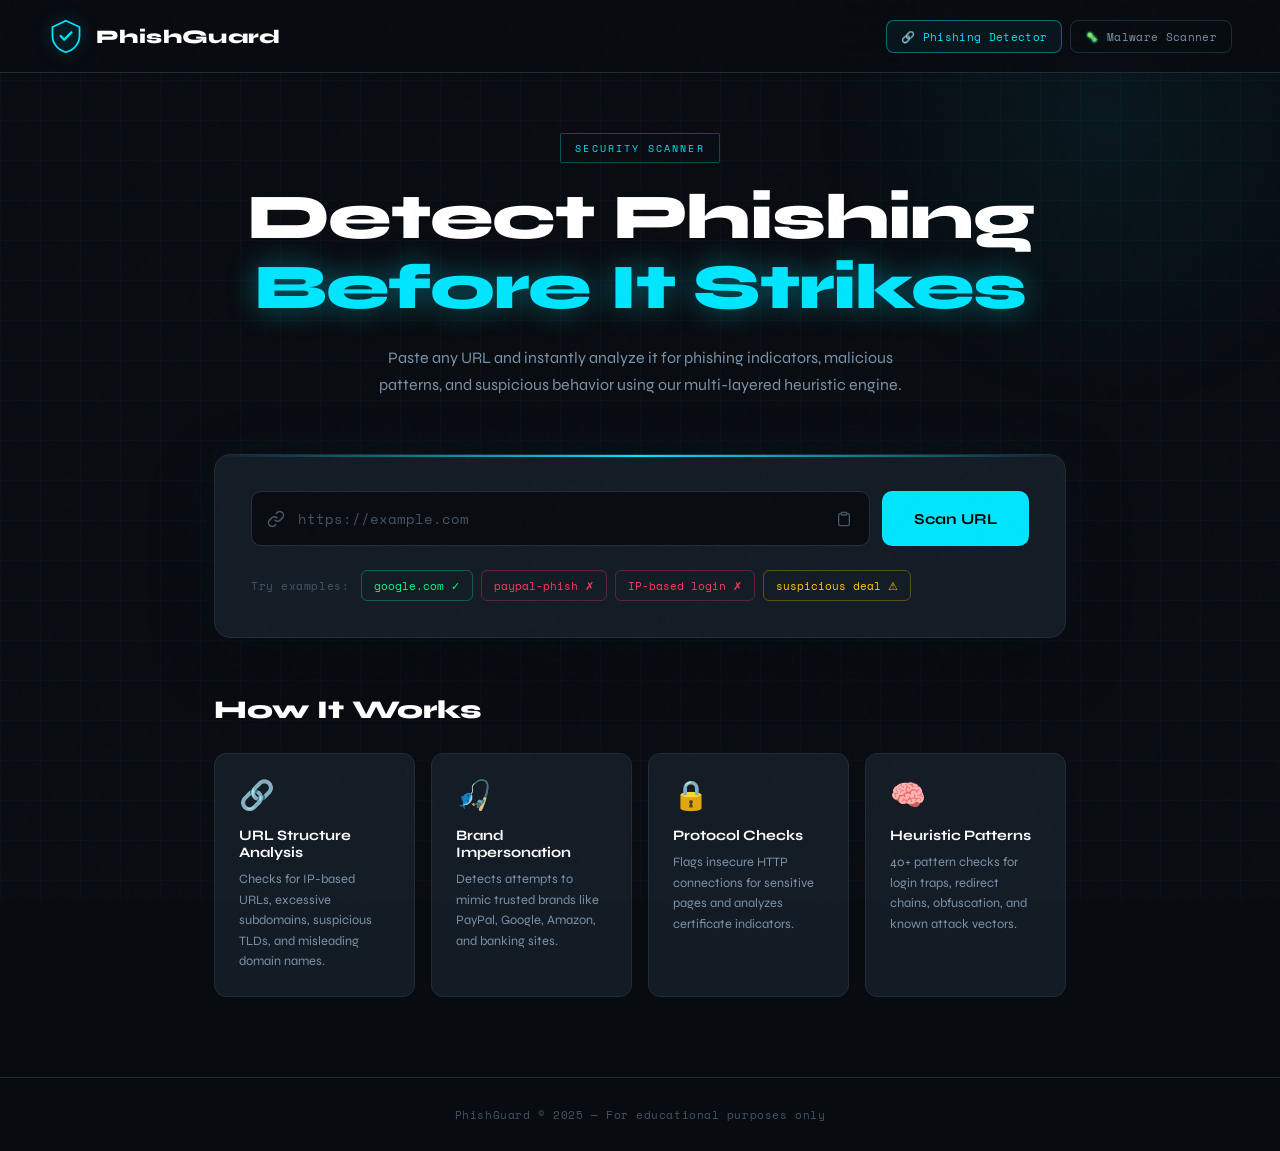
<file: index.html>
<!DOCTYPE html>
<html lang="en">
<head>
  <meta charset="UTF-8" />
  <meta name="viewport" content="width=device-width, initial-scale=1.0"/>
  <title>PhishGuard — Phishing Website Detector</title>
  <link rel="stylesheet" href="css/style.css" />
  <link rel="stylesheet" href="css/malware.css" />
  <link rel="preconnect" href="https://fonts.googleapis.com"/>
  <link href="https://fonts.googleapis.com/css2?family=Space+Mono:wght@400;700&family=Syne:wght@400;600;700;800&display=swap" rel="stylesheet"/>
</head>
<body>
  <div class="noise-overlay"></div>

  <header>
    <div class="logo">
      <div class="logo-icon">
        <svg viewBox="0 0 40 40" fill="none" xmlns="http://www.w3.org/2000/svg">
          <path d="M20 3L35 10V20C35 28.5 28.5 36 20 38C11.5 36 5 28.5 5 20V10L20 3Z" stroke="currentColor" stroke-width="2" fill="none"/>
          <path d="M14 20L18 24L26 16" stroke="currentColor" stroke-width="2.5" stroke-linecap="round" stroke-linejoin="round"/>
        </svg>
      </div>
      <span>PhishGuard</span>
    </div>
    <nav class="header-nav">
      <a href="index.html" class="nav-link active">🔗 Phishing Detector</a>
      <a href="malware-scanner.html" class="nav-link">🦠 Malware Scanner</a>
    </nav>
  </header>

  <main>
    <section class="hero">
      <div class="hero-label">SECURITY SCANNER</div>
      <h1>Detect Phishing<br/><span class="accent">Before It Strikes</span></h1>
      <p class="hero-desc">Paste any URL and instantly analyze it for phishing indicators, malicious patterns, and suspicious behavior using our multi-layered heuristic engine.</p>
    </section>

    <section class="scanner-section">
      <div class="input-group">
        <div class="input-wrapper">
          <div class="input-icon">
            <svg viewBox="0 0 24 24" fill="none" stroke="currentColor" stroke-width="2">
              <path d="M10 13a5 5 0 0 0 7.54.54l3-3a5 5 0 0 0-7.07-7.07l-1.72 1.71"/>
              <path d="M14 11a5 5 0 0 0-7.54-.54l-3 3a5 5 0 0 0 7.07 7.07l1.71-1.71"/>
            </svg>
          </div>
          <input type="text" id="urlInput" placeholder="https://example.com" autocomplete="off" spellcheck="false" />
          <button id="pasteBtn" class="paste-btn" title="Paste from clipboard">
            <svg viewBox="0 0 24 24" fill="none" stroke="currentColor" stroke-width="2">
              <path d="M16 4h2a2 2 0 0 1 2 2v14a2 2 0 0 1-2 2H6a2 2 0 0 1-2-2V6a2 2 0 0 1 2-2h2"/>
              <rect x="8" y="2" width="8" height="4" rx="1" ry="1"/>
            </svg>
          </button>
        </div>
        <button id="scanBtn" class="scan-btn">
          <span class="btn-text">Scan URL</span>
          <div class="btn-loader" style="display:none">
            <div class="spinner"></div>
          </div>
        </button>
      </div>

      <div class="quick-tests">
        <span class="qt-label">Try examples:</span>
        <button class="qt-btn safe" data-url="https://www.google.com">google.com ✓</button>
        <button class="qt-btn danger" data-url="http://paypal-secure-login.tk/verify?user=1234">paypal-phish ✗</button>
        <button class="qt-btn danger" data-url="http://192.168.1.1/bank/login.php">IP-based login ✗</button>
        <button class="qt-btn warning" data-url="http://amazon-deals.weebly.com/offers">suspicious deal ⚠</button>
      </div>
    </section>

    <section id="resultSection" class="result-section" style="display:none">
      <div class="result-card" id="resultCard">
        <div class="result-header">
          <div class="result-badge" id="resultBadge"></div>
          <div class="result-meta">
            <div class="result-url" id="resultUrl"></div>
            <div class="result-score-label">Threat Score</div>
            <div class="result-score" id="resultScore"></div>
          </div>
        </div>

        <div class="score-bar-wrap">
          <div class="score-bar">
            <div class="score-fill" id="scoreFill"></div>
          </div>
          <div class="score-legend">
            <span>Safe</span><span>Suspicious</span><span>Dangerous</span>
          </div>
        </div>

        <div class="checks-grid" id="checksGrid"></div>

        <div class="summary-box" id="summaryBox"></div>

        <div class="result-footer">
          <button class="reset-btn" id="resetBtn">← Scan Another URL</button>
          <div class="disclaimer">⚠ This tool uses heuristic analysis. Always verify with official sources.</div>
        </div>
      </div>
    </section>

    <section class="how-it-works">
      <h2>How It Works</h2>
      <div class="features-grid">
        <div class="feature-card">
          <div class="feat-icon">🔗</div>
          <h3>URL Structure Analysis</h3>
          <p>Checks for IP-based URLs, excessive subdomains, suspicious TLDs, and misleading domain names.</p>
        </div>
        <div class="feature-card">
          <div class="feat-icon">🎣</div>
          <h3>Brand Impersonation</h3>
          <p>Detects attempts to mimic trusted brands like PayPal, Google, Amazon, and banking sites.</p>
        </div>
        <div class="feature-card">
          <div class="feat-icon">🔒</div>
          <h3>Protocol Checks</h3>
          <p>Flags insecure HTTP connections for sensitive pages and analyzes certificate indicators.</p>
        </div>
        <div class="feature-card">
          <div class="feat-icon">🧠</div>
          <h3>Heuristic Patterns</h3>
          <p>40+ pattern checks for login traps, redirect chains, obfuscation, and known attack vectors.</p>
        </div>
      </div>
    </section>
  </main>

  <footer>
    <div>PhishGuard © 2025 — For educational purposes only</div>
  </footer>

  <script src="js/detector.js"></script>
  <script src="js/app.js"></script>
</body>
</html>
</file>
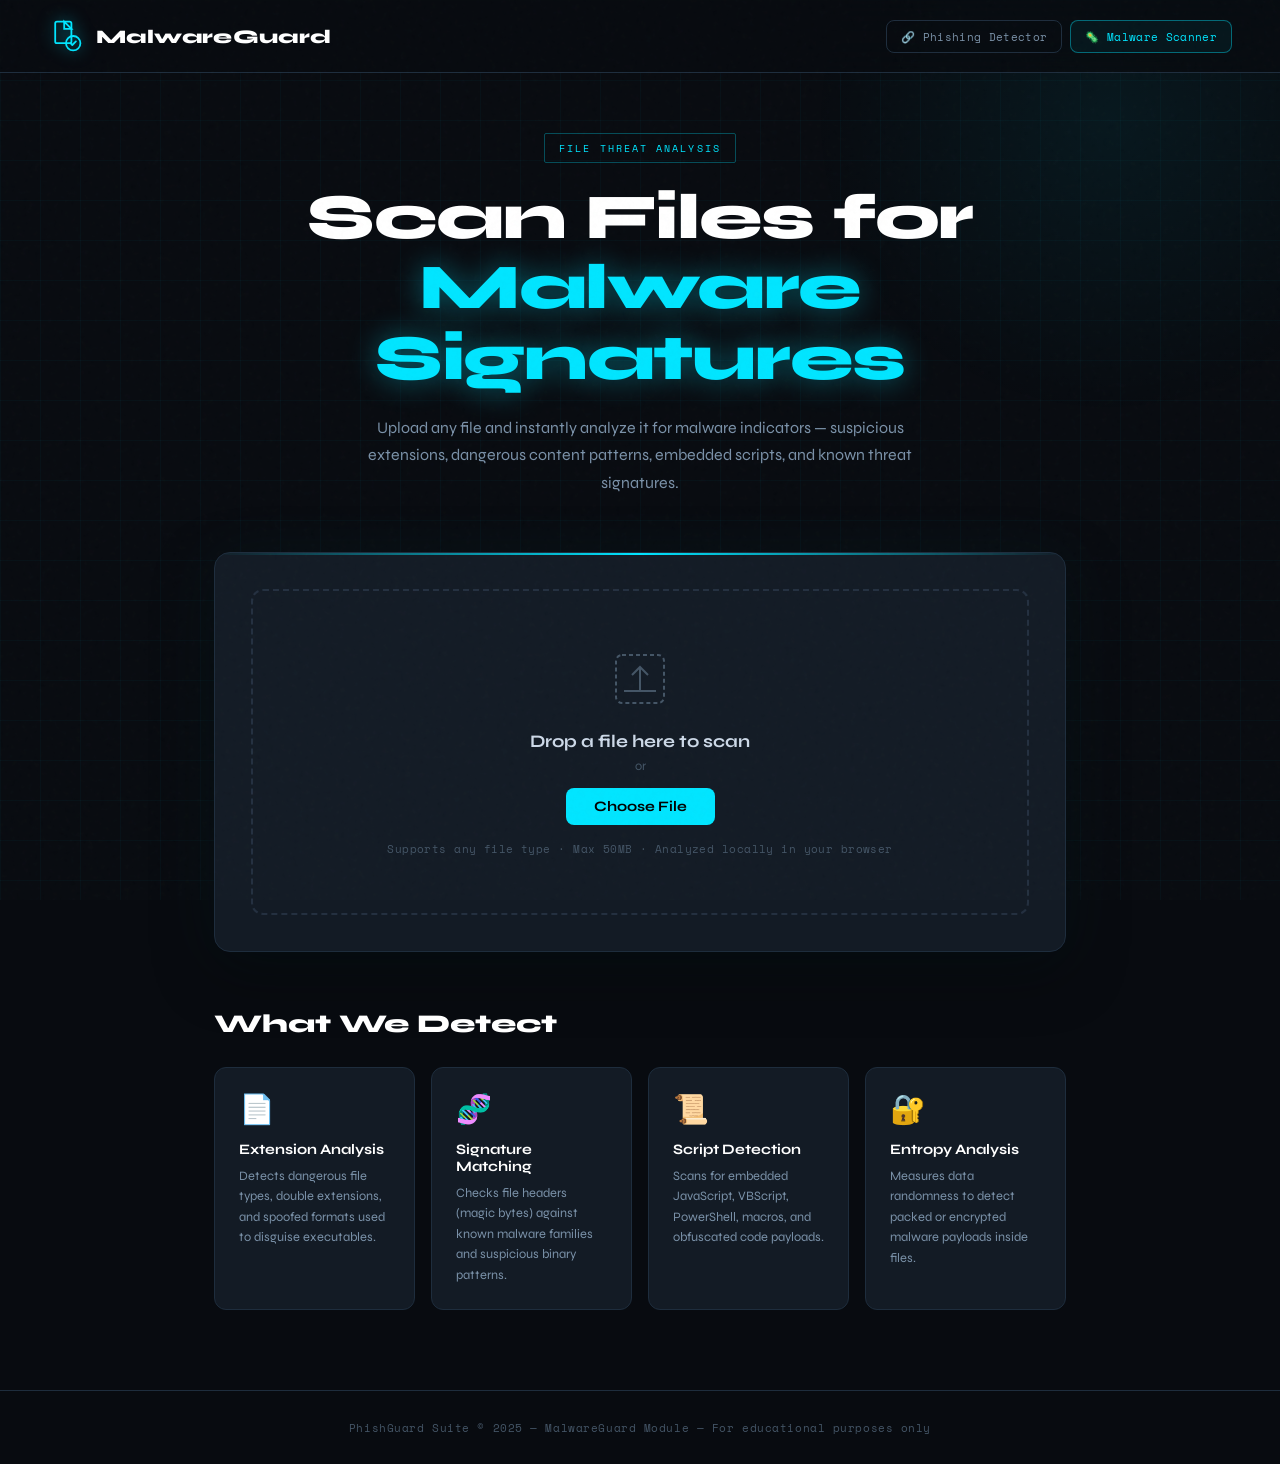
<file: malware-scanner.html>
<!DOCTYPE html>
<html lang="en">
<head>
  <meta charset="UTF-8" />
  <meta name="viewport" content="width=device-width, initial-scale=1.0"/>
  <title>MalwareGuard — File Malware Scanner</title>
  <link rel="stylesheet" href="css/style.css" />
  <link rel="stylesheet" href="css/malware.css" />
  <link rel="preconnect" href="https://fonts.googleapis.com"/>
  <link href="https://fonts.googleapis.com/css2?family=Space+Mono:wght@400;700&family=Syne:wght@400;600;700;800&display=swap" rel="stylesheet"/>
</head>
<body>
  <div class="noise-overlay"></div>

  <header>
    <div class="logo">
      <div class="logo-icon">
        <svg viewBox="0 0 40 40" fill="none" xmlns="http://www.w3.org/2000/svg">
          <rect x="8" y="4" width="18" height="24" rx="2" stroke="currentColor" stroke-width="2"/>
          <path d="M18 4L26 12H18V4Z" stroke="currentColor" stroke-width="2" fill="none"/>
          <circle cx="28" cy="28" r="8" stroke="currentColor" stroke-width="2" fill="none"/>
          <path d="M25 28L27 30L31 26" stroke="currentColor" stroke-width="2" stroke-linecap="round" stroke-linejoin="round"/>
        </svg>
      </div>
      <span>MalwareGuard</span>
    </div>
    <nav class="header-nav">
      <a href="index.html" class="nav-link">🔗 Phishing Detector</a>
      <a href="malware-scanner.html" class="nav-link active">🦠 Malware Scanner</a>
    </nav>
  </header>

  <main>
    <section class="hero">
      <div class="hero-label">FILE THREAT ANALYSIS</div>
      <h1>Scan Files for<br/><span class="accent">Malware Signatures</span></h1>
      <p class="hero-desc">Upload any file and instantly analyze it for malware indicators — suspicious extensions, dangerous content patterns, embedded scripts, and known threat signatures.</p>
    </section>

    <section class="scanner-section" id="dropZone">
      <div class="drop-area" id="dropArea">
        <div class="drop-icon">
          <svg viewBox="0 0 64 64" fill="none" stroke="currentColor" stroke-width="2">
            <path d="M32 44V20M24 28L32 20L40 28"/>
            <path d="M16 44H48"/>
            <rect x="8" y="8" width="48" height="48" rx="6" stroke-dasharray="4 3"/>
          </svg>
        </div>
        <div class="drop-text">Drop a file here to scan</div>
        <div class="drop-sub">or</div>
        <label class="upload-btn" for="fileInput">
          Choose File
          <input type="file" id="fileInput" style="display:none" />
        </label>
        <div class="drop-note">Supports any file type · Max 50MB · Analyzed locally in your browser</div>
      </div>

      <!-- Scanning animation -->
      <div class="scan-progress" id="scanProgress" style="display:none">
        <div class="scan-file-name" id="scanFileName"></div>
        <div class="scan-bar-wrap">
          <div class="scan-bar" id="scanBar"></div>
        </div>
        <div class="scan-status" id="scanStatus">Initializing scan...</div>
        <div class="scan-steps" id="scanSteps"></div>
      </div>
    </section>

    <!-- Result -->
    <section id="resultSection" class="result-section" style="display:none">
      <div class="result-card" id="resultCard">
        <div class="result-header">
          <div class="result-badge" id="resultBadge"></div>
          <div class="result-meta">
            <div class="file-info-row">
              <span class="file-name-display" id="fileNameDisplay"></span>
              <span class="file-size-display" id="fileSizeDisplay"></span>
            </div>
            <div class="file-type-row" id="fileTypeRow"></div>
            <div class="result-score-label">Threat Score</div>
            <div class="result-score" id="resultScore"></div>
          </div>
        </div>

        <div class="score-bar-wrap">
          <div class="score-bar">
            <div class="score-fill" id="scoreFill"></div>
          </div>
          <div class="score-legend">
            <span>Clean</span><span>Suspicious</span><span>Dangerous</span>
          </div>
        </div>

        <!-- Stats row -->
        <div class="stats-row" id="statsRow"></div>

        <!-- Findings -->
        <div class="section-label">SCAN FINDINGS</div>
        <div class="checks-grid" id="checksGrid"></div>

        <!-- Summary -->
        <div class="summary-box" id="summaryBox"></div>

        <!-- Detailed info -->
        <div class="details-panel" id="detailsPanel"></div>

        <div class="result-footer">
          <button class="reset-btn" id="resetBtn">← Scan Another File</button>
          <div class="disclaimer">⚠ Local heuristic scan only. Use dedicated AV for production security.</div>
        </div>
      </div>
    </section>

    <!-- Feature cards -->
    <section class="how-it-works">
      <h2>What We Detect</h2>
      <div class="features-grid">
        <div class="feature-card">
          <div class="feat-icon">📄</div>
          <h3>Extension Analysis</h3>
          <p>Detects dangerous file types, double extensions, and spoofed formats used to disguise executables.</p>
        </div>
        <div class="feature-card">
          <div class="feat-icon">🧬</div>
          <h3>Signature Matching</h3>
          <p>Checks file headers (magic bytes) against known malware families and suspicious binary patterns.</p>
        </div>
        <div class="feature-card">
          <div class="feat-icon">📜</div>
          <h3>Script Detection</h3>
          <p>Scans for embedded JavaScript, VBScript, PowerShell, macros, and obfuscated code payloads.</p>
        </div>
        <div class="feature-card">
          <div class="feat-icon">🔐</div>
          <h3>Entropy Analysis</h3>
          <p>Measures data randomness to detect packed or encrypted malware payloads inside files.</p>
        </div>
      </div>
    </section>
  </main>

  <footer>
    <div>PhishGuard Suite © 2025 — MalwareGuard Module — For educational purposes only</div>
  </footer>

  <script src="js/malware-detector.js"></script>
  <script src="js/malware-app.js"></script>
</body>
</html>
</file>
<file: css/style.css>
/* ===== VARIABLES ===== */
:root {
  --bg: #080b10;
  --bg2: #0d1219;
  --bg3: #111820;
  --card: #131b25;
  --border: #1e2d3d;
  --border2: #243040;
  --accent: #00e5ff;
  --accent2: #0099aa;
  --green: #00ff88;
  --green2: #00cc6a;
  --red: #ff3a5c;
  --red2: #cc1f3e;
  --yellow: #ffcc00;
  --yellow2: #cc9900;
  --text: #cdd9e8;
  --text2: #7a91a8;
  --text3: #445566;
  --font-display: 'Syne', sans-serif;
  --font-mono: 'Space Mono', monospace;
}

/* ===== RESET & BASE ===== */
*, *::before, *::after { box-sizing: border-box; margin: 0; padding: 0; }

html { scroll-behavior: smooth; }

body {
  background: var(--bg);
  color: var(--text);
  font-family: var(--font-display);
  min-height: 100vh;
  overflow-x: hidden;
  position: relative;
}

/* Noise overlay */
.noise-overlay {
  position: fixed;
  inset: 0;
  background-image: url("data:image/svg+xml,%3Csvg viewBox='0 0 200 200' xmlns='http://www.w3.org/2000/svg'%3E%3Cfilter id='noise'%3E%3CfeTurbulence type='fractalNoise' baseFrequency='0.75' numOctaves='4' stitchTiles='stitch'/%3E%3C/filter%3E%3Crect width='100%25' height='100%25' filter='url(%23noise)' opacity='0.04'/%3E%3C/svg%3E");
  pointer-events: none;
  z-index: 999;
  opacity: 0.5;
}

/* Grid background */
body::before {
  content: '';
  position: fixed;
  inset: 0;
  background-image:
    linear-gradient(rgba(0,229,255,0.03) 1px, transparent 1px),
    linear-gradient(90deg, rgba(0,229,255,0.03) 1px, transparent 1px);
  background-size: 40px 40px;
  pointer-events: none;
  z-index: 0;
}

/* Glow orbs */
body::after {
  content: '';
  position: fixed;
  top: -20%;
  right: -10%;
  width: 600px;
  height: 600px;
  background: radial-gradient(circle, rgba(0,229,255,0.06) 0%, transparent 70%);
  pointer-events: none;
  z-index: 0;
}

/* ===== HEADER ===== */
header {
  position: sticky;
  top: 0;
  z-index: 100;
  display: flex;
  align-items: center;
  justify-content: space-between;
  padding: 18px 48px;
  background: rgba(8, 11, 16, 0.85);
  backdrop-filter: blur(20px);
  border-bottom: 1px solid var(--border);
}

.logo {
  display: flex;
  align-items: center;
  gap: 12px;
  font-family: var(--font-display);
  font-weight: 800;
  font-size: 1.2rem;
  letter-spacing: 0.02em;
  color: #fff;
}

.logo-icon {
  width: 36px;
  height: 36px;
  color: var(--accent);
  filter: drop-shadow(0 0 8px rgba(0,229,255,0.5));
}

.header-tagline {
  font-family: var(--font-mono);
  font-size: 0.65rem;
  color: var(--text3);
  letter-spacing: 0.15em;
  text-transform: uppercase;
}

/* ===== MAIN ===== */
main {
  position: relative;
  z-index: 1;
  max-width: 900px;
  margin: 0 auto;
  padding: 60px 24px 80px;
}

/* ===== HERO ===== */
.hero {
  text-align: center;
  margin-bottom: 56px;
  animation: fadeUp 0.6s ease both;
}

.hero-label {
  font-family: var(--font-mono);
  font-size: 0.65rem;
  letter-spacing: 0.2em;
  color: var(--accent);
  margin-bottom: 20px;
  display: inline-block;
  padding: 6px 14px;
  border: 1px solid rgba(0,229,255,0.3);
  border-radius: 2px;
}

h1 {
  font-size: clamp(2.4rem, 6vw, 4rem);
  font-weight: 800;
  line-height: 1.1;
  color: #fff;
  margin-bottom: 20px;
  letter-spacing: -0.02em;
}

.accent {
  color: var(--accent);
  text-shadow: 0 0 30px rgba(0,229,255,0.4);
}

.hero-desc {
  font-size: 1rem;
  color: var(--text2);
  max-width: 560px;
  margin: 0 auto;
  line-height: 1.7;
}

/* ===== SCANNER SECTION ===== */
.scanner-section {
  background: var(--card);
  border: 1px solid var(--border);
  border-radius: 16px;
  padding: 36px;
  margin-bottom: 56px;
  position: relative;
  overflow: hidden;
  animation: fadeUp 0.6s 0.1s ease both;
  box-shadow: 0 0 60px rgba(0,229,255,0.04), 0 20px 60px rgba(0,0,0,0.4);
}

.scanner-section::before {
  content: '';
  position: absolute;
  top: 0;
  left: 0;
  right: 0;
  height: 2px;
  background: linear-gradient(90deg, transparent, var(--accent), transparent);
}

.input-group {
  display: flex;
  gap: 12px;
  margin-bottom: 24px;
}

.input-wrapper {
  flex: 1;
  position: relative;
  display: flex;
  align-items: center;
}

.input-icon {
  position: absolute;
  left: 16px;
  width: 18px;
  height: 18px;
  color: var(--text3);
  pointer-events: none;
}

#urlInput {
  width: 100%;
  padding: 16px 48px 16px 46px;
  background: var(--bg);
  border: 1px solid var(--border2);
  border-radius: 10px;
  color: var(--text);
  font-family: var(--font-mono);
  font-size: 0.88rem;
  outline: none;
  transition: border-color 0.2s, box-shadow 0.2s;
}

#urlInput:focus {
  border-color: var(--accent);
  box-shadow: 0 0 0 3px rgba(0,229,255,0.1);
}

#urlInput::placeholder { color: var(--text3); }

.paste-btn {
  position: absolute;
  right: 12px;
  background: none;
  border: none;
  color: var(--text3);
  cursor: pointer;
  padding: 6px;
  border-radius: 6px;
  transition: color 0.2s, background 0.2s;
  display: flex;
  align-items: center;
}

.paste-btn:hover { color: var(--accent); background: rgba(0,229,255,0.08); }
.paste-btn svg { width: 16px; height: 16px; }

.scan-btn {
  padding: 16px 32px;
  background: var(--accent);
  color: #000;
  border: none;
  border-radius: 10px;
  font-family: var(--font-display);
  font-weight: 700;
  font-size: 0.95rem;
  cursor: pointer;
  transition: all 0.2s;
  position: relative;
  white-space: nowrap;
  min-width: 130px;
  display: flex;
  align-items: center;
  justify-content: center;
  gap: 8px;
}

.scan-btn:hover {
  background: #fff;
  transform: translateY(-1px);
  box-shadow: 0 8px 24px rgba(0,229,255,0.3);
}

.scan-btn:active { transform: translateY(0); }

.spinner {
  width: 18px;
  height: 18px;
  border: 2px solid rgba(0,0,0,0.3);
  border-top-color: #000;
  border-radius: 50%;
  animation: spin 0.7s linear infinite;
}

/* Quick tests */
.quick-tests {
  display: flex;
  align-items: center;
  flex-wrap: wrap;
  gap: 8px;
}

.qt-label {
  font-family: var(--font-mono);
  font-size: 0.7rem;
  color: var(--text3);
  letter-spacing: 0.05em;
  margin-right: 4px;
}

.qt-btn {
  font-family: var(--font-mono);
  font-size: 0.7rem;
  padding: 6px 12px;
  border-radius: 6px;
  cursor: pointer;
  border: 1px solid;
  transition: all 0.2s;
  background: transparent;
}

.qt-btn.safe {
  color: var(--green);
  border-color: rgba(0,255,136,0.3);
}
.qt-btn.safe:hover { background: rgba(0,255,136,0.08); }

.qt-btn.danger {
  color: var(--red);
  border-color: rgba(255,58,92,0.3);
}
.qt-btn.danger:hover { background: rgba(255,58,92,0.08); }

.qt-btn.warning {
  color: var(--yellow);
  border-color: rgba(255,204,0,0.3);
}
.qt-btn.warning:hover { background: rgba(255,204,0,0.08); }

/* ===== RESULT SECTION ===== */
.result-section {
  margin-bottom: 56px;
  animation: fadeUp 0.4s ease both;
}

.result-card {
  background: var(--card);
  border: 1px solid var(--border);
  border-radius: 16px;
  padding: 40px;
  box-shadow: 0 20px 60px rgba(0,0,0,0.4);
  position: relative;
  overflow: hidden;
}

.result-card.is-safe { border-color: rgba(0,255,136,0.25); }
.result-card.is-safe::before { background: linear-gradient(90deg, transparent, var(--green), transparent); }

.result-card.is-warning { border-color: rgba(255,204,0,0.25); }
.result-card.is-warning::before { background: linear-gradient(90deg, transparent, var(--yellow), transparent); }

.result-card.is-danger { border-color: rgba(255,58,92,0.3); }
.result-card.is-danger::before { background: linear-gradient(90deg, transparent, var(--red), transparent); }

.result-card::before {
  content: '';
  position: absolute;
  top: 0; left: 0; right: 0;
  height: 2px;
}

.result-header {
  display: flex;
  align-items: flex-start;
  gap: 24px;
  margin-bottom: 32px;
}

.result-badge {
  font-size: 3.5rem;
  line-height: 1;
  flex-shrink: 0;
  filter: drop-shadow(0 0 12px currentColor);
}

.result-meta { flex: 1; min-width: 0; }

.result-url {
  font-family: var(--font-mono);
  font-size: 0.8rem;
  color: var(--text2);
  margin-bottom: 8px;
  word-break: break-all;
  padding: 8px 12px;
  background: var(--bg);
  border-radius: 6px;
  border: 1px solid var(--border);
}

.result-score-label {
  font-family: var(--font-mono);
  font-size: 0.65rem;
  letter-spacing: 0.1em;
  color: var(--text3);
  text-transform: uppercase;
  margin-top: 12px;
}

.result-score {
  font-size: 2.2rem;
  font-weight: 800;
  letter-spacing: -0.02em;
  line-height: 1;
  margin-top: 4px;
}

/* Score bar */
.score-bar-wrap {
  margin-bottom: 32px;
}

.score-bar {
  height: 8px;
  background: var(--bg);
  border-radius: 4px;
  overflow: hidden;
  margin-bottom: 6px;
  border: 1px solid var(--border);
}

.score-fill {
  height: 100%;
  border-radius: 4px;
  transition: width 0.8s cubic-bezier(0.4,0,0.2,1);
  width: 0%;
}

.score-legend {
  display: flex;
  justify-content: space-between;
  font-family: var(--font-mono);
  font-size: 0.62rem;
  color: var(--text3);
  letter-spacing: 0.05em;
}

/* Checks grid */
.checks-grid {
  display: grid;
  grid-template-columns: repeat(auto-fill, minmax(250px, 1fr));
  gap: 10px;
  margin-bottom: 28px;
}

.check-item {
  display: flex;
  align-items: flex-start;
  gap: 10px;
  padding: 12px 14px;
  background: var(--bg);
  border-radius: 8px;
  border: 1px solid var(--border);
  font-size: 0.83rem;
  line-height: 1.4;
  transition: border-color 0.2s;
}

.check-item.pass { border-left: 3px solid var(--green); }
.check-item.fail { border-left: 3px solid var(--red); }
.check-item.warn { border-left: 3px solid var(--yellow); }
.check-item.info { border-left: 3px solid var(--accent); }

.check-icon { font-size: 1rem; flex-shrink: 0; margin-top: 1px; }
.check-text { color: var(--text); }
.check-detail { color: var(--text2); font-size: 0.76rem; margin-top: 2px; font-family: var(--font-mono); }

/* Summary */
.summary-box {
  padding: 18px 20px;
  border-radius: 10px;
  font-size: 0.9rem;
  line-height: 1.6;
  margin-bottom: 28px;
  font-weight: 600;
}

.summary-box.safe { background: rgba(0,255,136,0.08); border: 1px solid rgba(0,255,136,0.2); color: var(--green); }
.summary-box.warning { background: rgba(255,204,0,0.08); border: 1px solid rgba(255,204,0,0.2); color: var(--yellow); }
.summary-box.danger { background: rgba(255,58,92,0.08); border: 1px solid rgba(255,58,92,0.2); color: var(--red); }

/* Result footer */
.result-footer {
  display: flex;
  align-items: center;
  justify-content: space-between;
  gap: 16px;
  flex-wrap: wrap;
}

.reset-btn {
  background: none;
  border: 1px solid var(--border2);
  color: var(--text2);
  padding: 10px 20px;
  border-radius: 8px;
  font-family: var(--font-display);
  font-size: 0.85rem;
  cursor: pointer;
  transition: all 0.2s;
}

.reset-btn:hover { color: var(--text); border-color: var(--text2); }

.disclaimer {
  font-family: var(--font-mono);
  font-size: 0.65rem;
  color: var(--text3);
  max-width: 360px;
  text-align: right;
}

/* ===== HOW IT WORKS ===== */
.how-it-works {
  animation: fadeUp 0.6s 0.2s ease both;
}

.how-it-works h2 {
  font-size: 1.6rem;
  font-weight: 800;
  margin-bottom: 28px;
  color: #fff;
}

.features-grid {
  display: grid;
  grid-template-columns: repeat(auto-fill, minmax(200px, 1fr));
  gap: 16px;
}

.feature-card {
  background: var(--card);
  border: 1px solid var(--border);
  border-radius: 12px;
  padding: 24px;
  transition: border-color 0.2s, transform 0.2s;
}

.feature-card:hover {
  border-color: var(--border2);
  transform: translateY(-2px);
}

.feat-icon {
  font-size: 1.8rem;
  margin-bottom: 14px;
}

.feature-card h3 {
  font-size: 0.9rem;
  font-weight: 700;
  color: #fff;
  margin-bottom: 8px;
}

.feature-card p {
  font-size: 0.8rem;
  color: var(--text2);
  line-height: 1.6;
}

/* ===== FOOTER ===== */
footer {
  position: relative;
  z-index: 1;
  text-align: center;
  padding: 28px;
  border-top: 1px solid var(--border);
  font-family: var(--font-mono);
  font-size: 0.7rem;
  color: var(--text3);
  letter-spacing: 0.05em;
}

/* ===== ANIMATIONS ===== */
@keyframes fadeUp {
  from { opacity: 0; transform: translateY(20px); }
  to { opacity: 1; transform: translateY(0); }
}

@keyframes spin {
  to { transform: rotate(360deg); }
}

@keyframes pulse-glow {
  0%, 100% { box-shadow: 0 0 0 0 rgba(0,229,255,0.3); }
  50% { box-shadow: 0 0 0 8px rgba(0,229,255,0); }
}

/* ===== RESPONSIVE ===== */
@media (max-width: 640px) {
  header { padding: 14px 20px; }
  main { padding: 40px 16px 60px; }
  .input-group { flex-direction: column; }
  .scan-btn { width: 100%; }
  .result-header { flex-direction: column; gap: 16px; }
  .result-card { padding: 24px 20px; }
  .scanner-section { padding: 24px 20px; }
  .result-footer { flex-direction: column; align-items: flex-start; }
  .disclaimer { text-align: left; }
}
</file>
<file: css/malware.css>
/* ===== MALWARE SCANNER EXTRA STYLES ===== */

/* Nav links in header */
.header-nav {
  display: flex;
  gap: 8px;
}

.nav-link {
  font-family: var(--font-mono);
  font-size: 0.7rem;
  color: var(--text2);
  text-decoration: none;
  padding: 7px 14px;
  border: 1px solid var(--border);
  border-radius: 8px;
  transition: all 0.2s;
  letter-spacing: 0.03em;
}

.nav-link:hover { color: var(--text); border-color: var(--border2); }
.nav-link.active { color: var(--accent); border-color: rgba(0,229,255,0.4); background: rgba(0,229,255,0.05); }

/* ===== DROP ZONE ===== */
.drop-area {
  display: flex;
  flex-direction: column;
  align-items: center;
  justify-content: center;
  padding: 56px 32px;
  border: 2px dashed var(--border2);
  border-radius: 12px;
  transition: all 0.2s;
  cursor: pointer;
  text-align: center;
  min-height: 280px;
}

.drop-area.dragover {
  border-color: var(--accent);
  background: rgba(0,229,255,0.04);
}

.drop-icon {
  width: 64px;
  height: 64px;
  color: var(--text3);
  margin-bottom: 20px;
  transition: color 0.2s;
}

.drop-area.dragover .drop-icon { color: var(--accent); }

.drop-text {
  font-size: 1.1rem;
  font-weight: 700;
  color: var(--text);
  margin-bottom: 6px;
}

.drop-sub {
  font-size: 0.8rem;
  color: var(--text3);
  margin-bottom: 14px;
}

.upload-btn {
  display: inline-block;
  padding: 10px 28px;
  background: var(--accent);
  color: #000;
  border-radius: 8px;
  font-family: var(--font-display);
  font-weight: 700;
  font-size: 0.9rem;
  cursor: pointer;
  transition: all 0.2s;
  margin-bottom: 16px;
}

.upload-btn:hover { background: #fff; }

.drop-note {
  font-family: var(--font-mono);
  font-size: 0.68rem;
  color: var(--text3);
  letter-spacing: 0.04em;
}

/* ===== SCAN PROGRESS ===== */
.scan-progress {
  padding: 40px 32px;
  text-align: center;
}

.scan-file-name {
  font-family: var(--font-mono);
  font-size: 0.85rem;
  color: var(--accent);
  margin-bottom: 24px;
  word-break: break-all;
}

.scan-bar-wrap {
  height: 4px;
  background: var(--bg);
  border-radius: 2px;
  overflow: hidden;
  margin-bottom: 16px;
  border: 1px solid var(--border);
  position: relative;
}

.scan-bar {
  height: 100%;
  background: linear-gradient(90deg, var(--accent2), var(--accent));
  border-radius: 2px;
  width: 0%;
  transition: width 0.3s ease;
  position: relative;
}

.scan-bar::after {
  content: '';
  position: absolute;
  right: 0;
  top: -2px;
  width: 6px;
  height: 8px;
  background: var(--accent);
  border-radius: 2px;
  box-shadow: 0 0 8px var(--accent);
}

.scan-status {
  font-family: var(--font-mono);
  font-size: 0.78rem;
  color: var(--text2);
  margin-bottom: 20px;
  min-height: 20px;
}

.scan-steps {
  display: flex;
  flex-wrap: wrap;
  justify-content: center;
  gap: 8px;
}

.scan-step-tag {
  font-family: var(--font-mono);
  font-size: 0.65rem;
  padding: 4px 10px;
  border-radius: 4px;
  border: 1px solid var(--border);
  color: var(--text3);
  transition: all 0.3s;
}

.scan-step-tag.active {
  border-color: var(--accent);
  color: var(--accent);
  background: rgba(0,229,255,0.06);
}

.scan-step-tag.done {
  border-color: rgba(0,255,136,0.4);
  color: var(--green);
  background: rgba(0,255,136,0.06);
}

/* ===== FILE INFO ===== */
.file-info-row {
  display: flex;
  align-items: center;
  gap: 12px;
  margin-bottom: 6px;
  flex-wrap: wrap;
}

.file-name-display {
  font-family: var(--font-mono);
  font-size: 0.9rem;
  color: #fff;
  font-weight: 700;
  word-break: break-all;
}

.file-size-display {
  font-family: var(--font-mono);
  font-size: 0.72rem;
  color: var(--text3);
  padding: 2px 8px;
  border: 1px solid var(--border);
  border-radius: 4px;
  white-space: nowrap;
}

.file-type-row {
  margin-bottom: 10px;
  display: flex;
  gap: 8px;
  flex-wrap: wrap;
}

.type-tag {
  font-family: var(--font-mono);
  font-size: 0.65rem;
  padding: 3px 10px;
  border-radius: 4px;
  letter-spacing: 0.05em;
}

.type-tag.ext { background: rgba(0,229,255,0.1); color: var(--accent); border: 1px solid rgba(0,229,255,0.2); }
.type-tag.mime { background: rgba(122,145,168,0.1); color: var(--text2); border: 1px solid var(--border); }

/* ===== STATS ROW ===== */
.stats-row {
  display: grid;
  grid-template-columns: repeat(auto-fill, minmax(130px, 1fr));
  gap: 10px;
  margin-bottom: 28px;
}

.stat-card {
  background: var(--bg);
  border: 1px solid var(--border);
  border-radius: 8px;
  padding: 12px 14px;
  text-align: center;
}

.stat-value {
  font-size: 1.3rem;
  font-weight: 800;
  color: #fff;
  line-height: 1;
  margin-bottom: 4px;
}

.stat-label {
  font-family: var(--font-mono);
  font-size: 0.6rem;
  color: var(--text3);
  letter-spacing: 0.08em;
  text-transform: uppercase;
}

/* ===== SECTION LABEL ===== */
.section-label {
  font-family: var(--font-mono);
  font-size: 0.62rem;
  letter-spacing: 0.15em;
  color: var(--text3);
  margin-bottom: 12px;
}

/* ===== DETAILS PANEL ===== */
.details-panel {
  background: var(--bg);
  border: 1px solid var(--border);
  border-radius: 10px;
  padding: 18px 20px;
  margin-bottom: 24px;
}

.details-panel h4 {
  font-family: var(--font-mono);
  font-size: 0.65rem;
  letter-spacing: 0.1em;
  color: var(--text3);
  text-transform: uppercase;
  margin-bottom: 12px;
}

.detail-row {
  display: flex;
  justify-content: space-between;
  align-items: center;
  padding: 6px 0;
  border-bottom: 1px solid var(--border);
  font-size: 0.82rem;
}

.detail-row:last-child { border-bottom: none; }
.detail-key { color: var(--text2); }
.detail-val { font-family: var(--font-mono); color: var(--text); font-size: 0.78rem; }

/* ===== ENTROPY METER ===== */
.entropy-meter {
  display: flex;
  align-items: center;
  gap: 10px;
}

.entropy-bar {
  flex: 1;
  height: 6px;
  background: var(--bg2);
  border-radius: 3px;
  overflow: hidden;
}

.entropy-fill {
  height: 100%;
  border-radius: 3px;
}

.entropy-val {
  font-family: var(--font-mono);
  font-size: 0.75rem;
  color: var(--text);
  min-width: 36px;
  text-align: right;
}

/* ===== RESPONSIVE ===== */
@media (max-width: 640px) {
  .header-nav { display: none; }
  .drop-area { padding: 40px 20px; }
  .stats-row { grid-template-columns: repeat(2, 1fr); }
}
</file>
